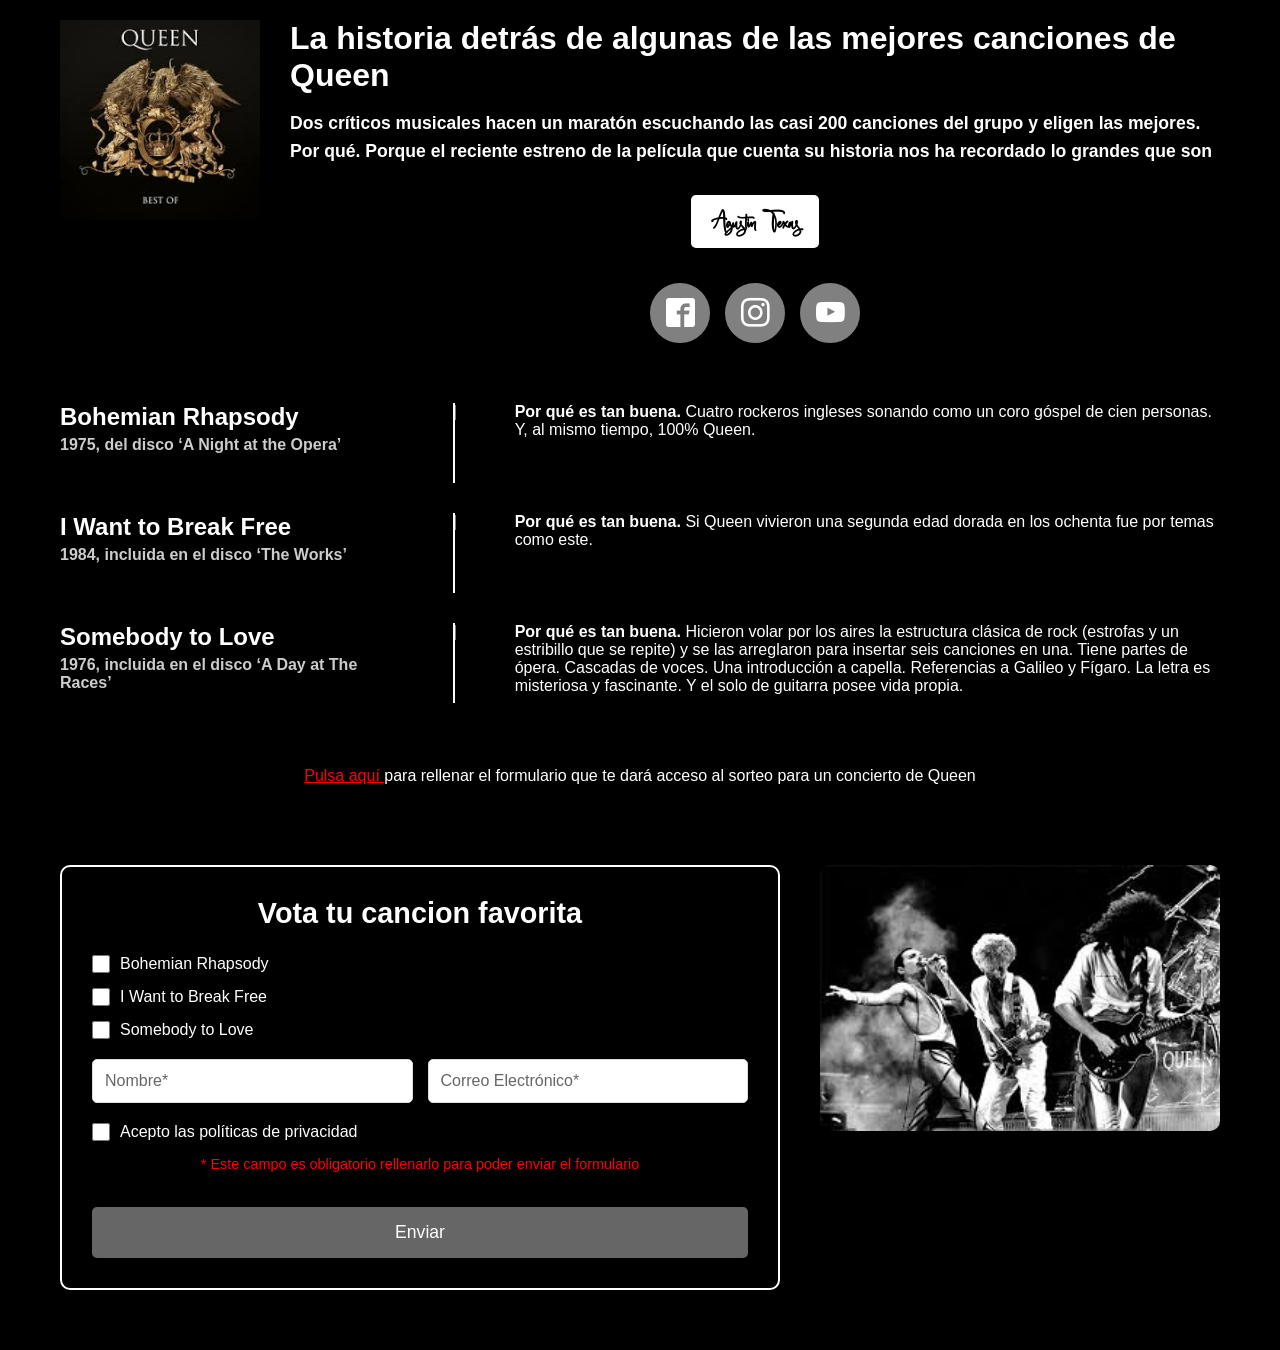
<file: index.html>
<!DOCTYPE html>
<html lang="en">
<head>
  <meta charset="UTF-8" />
  <meta name="viewport" content="width=device-width, initial-scale=1.0"/>
  <title>Document</title>

  <!-- Hojas de estilo del sitio y de iconos -->
  <link rel="stylesheet" href="style/queen.css"/>
  <link rel="stylesheet" href="icomoon/style.css"/>
</head>

<body>
  <!-- HEADER: logo + texto introductorio + autor/redes -->
  <header>
    <div id="logo">
      <!-- Logo superior  -->
      <img src="imagenes/logo-queen.jpeg" alt="Portada Best Of Queen"/>
    </div>

    <div id="parrafo">
      <!-- Bloque de texto principal -->
      <div class="texto-contenido">
        <h2>La historia detrás de algunas de las mejores canciones de Queen</h2>
        <h4>
          Dos críticos musicales hacen un maratón escuchando las casi 200 canciones del grupo y eligen las mejores.
          Por qué. Porque el reciente estreno de la película que cuenta su historia nos ha recordado lo grandes que son
        </h4>
      </div>

      <!-- Autor + redes sociales -->
      <div id="agustin">
        <h2>Agustin Texas</h2>
        <div class="social-icons">
          <!-- Enlaces de redes  -->
          <a href="#"><span class="icon-facebook2" aria-hidden="true"></span><span class="sr-only"></span></a>
          <a href="#"><span class="icon-instagram" aria-hidden="true"></span><span class="sr-only"></span></a>
          <a href="#"><span class="icon-youtube" aria-hidden="true"></span><span class="sr-only"></span></a>
        </div>
      </div>
    </div>
  </header>

  <!-- CUERPO: tarjetas con canciones y descripciones -->
  <div id="cuerpo">
    <!-- Caja 1: Bohemian Rhapsody -->
    <div id="caja1" class="caja">
      <!-- ⚠️ Sugerencia: usa class="titulo" en vez de id repetido -->
      <div id="titulo">
        <h2>Bohemian Rhapsody</h2>
        <h4>1975, del disco ‘A Night at the Opera’</h4>
      </div>
      <!-- Separador visual -->
      <p id="linea">|</p>
      <!-- Texto descriptivo -->
      <p id="descripcion">
        <span>Por qué es tan buena.</span> Cuatro rockeros ingleses sonando como un coro góspel de cien personas.
        Y, al mismo tiempo, 100% Queen.
      </p>
    </div>

    <!-- Caja 2: I Want to Break Free -->
    <div id="caja2" class="caja">
      <div id="titulo">
        <h2>I Want to Break Free</h2>
        <h4>1984, incluida en el disco ‘The Works’</h4>
      </div>
      <p id="linea">|</p>
      <p id="descripcion">
        <span>Por qué es tan buena.</span> Si Queen vivieron una segunda edad dorada en los ochenta fue por temas como este.
      </p>
    </div>

    <!-- Caja 3: Somebody to Love -->
    <div id="caja3" class="caja">
      <div id="titulo">
        <h2>Somebody to Love</h2>
        <h4>1976, incluida en el disco ‘A Day at The Races’</h4>
      </div>
      <p id="linea">|</p>
      <p id="descripcion">
        <span>Por qué es tan buena.</span>
        Hicieron volar por los aires la estructura clásica de rock (estrofas y un estribillo que se repite) y se las
        arreglaron para insertar seis canciones en una. Tiene partes de ópera. Cascadas de voces. Una introducción a
        capella. Referencias a Galileo y Fígaro. La letra es misteriosa y fascinante. Y el solo de guitarra posee vida propia.
      </p>
    </div>
  </div>

  <!-- CTA: al pulsar se muestra el formulario y se hace scroll hacia él -->
  <p id="negro">
    <span class="rojo" role="button" tabindex="0" onclick="showForm()" onkeypress="if(event.key==='Enter'){showForm()}">
      Pulsa aquí
    </span>
    para rellenar el formulario que te dará acceso al sorteo para un concierto de Queen
    <div class="arrow-container"><!-- Flecha decorativa en CSS --></div>
  </p>

  <!-- Sección final: formulario + imagen en dos columnas  -->
  <div id="final">
    <!-- Formulario de votación -->
    <div id="formulario">
      <h2>Vota tu cancion favorita</h2>

      <!-- action apunta al backend PHP que recibirá los datos -->
      <form action="php/queen.php" method="post">
        <!-- Opciones de canciones  -->
        <!-- ⚠️ Sugerencia: podrías usar name="canciones[]" y value="bohemian" para recibir un array -->
        <label id="check" for="bohemian">
          <input type="checkbox" name="bohemian" id="bohemian" />
          Bohemian Rhapsody
        </label>

        <label id="check" for="iwant">
          <input type="checkbox" name="iwant" id="iwant" />
          I Want to Break Free
        </label>

        <label id="check" for="Somebody">
          <input type="checkbox" name="Somebody" id="Somebody" />
          Somebody to Love
        </label>

        <!-- Fila con nombre y correo; ambos requeridos -->
        <div class="input-row">
          <input type="text" name="nombre" id="nombre" placeholder="Nombre*" required />
          <input type="email" name="email" id="email" placeholder="Correo Electrónico*" required />
        </div>

        <!-- Aceptación de políticas; required obliga a marcar -->
        <label id="check" for="privacidad">
          <input type="checkbox" name="privacidad" id="privacidad" required />
          Acepto las políticas de privacidad
        </label>

        <!-- Aviso en rojo de obligatoriedad -->
        <p class="rojo-warning">
          * Este campo es obligatorio rellenarlo para poder enviar el formulario
        </p>

        <!-- Envío del formulario -->
        <input type="submit" value="Enviar" />
      </form>
    </div>

    <!-- Imagen a la derecha del formulario -->
    <img src="imagenes/img-queen.jpeg" alt="Queen en concierto, fotografía en blanco y negro"/>
  </div>

  <!-- JS mínimo: muestra la sección #final y hace scroll suave -->
  <script>
    function showForm() {
      const finalSection = document.getElementById('final');
      // Añade una clase que tu CSS usará para convertir #final de oculto a visible
      finalSection.classList.add('show');
      // Desplaza la vista hasta el formulario
      finalSection.scrollIntoView({ behavior: 'smooth' });
    }
  </script>
</body>
</html>
</file>
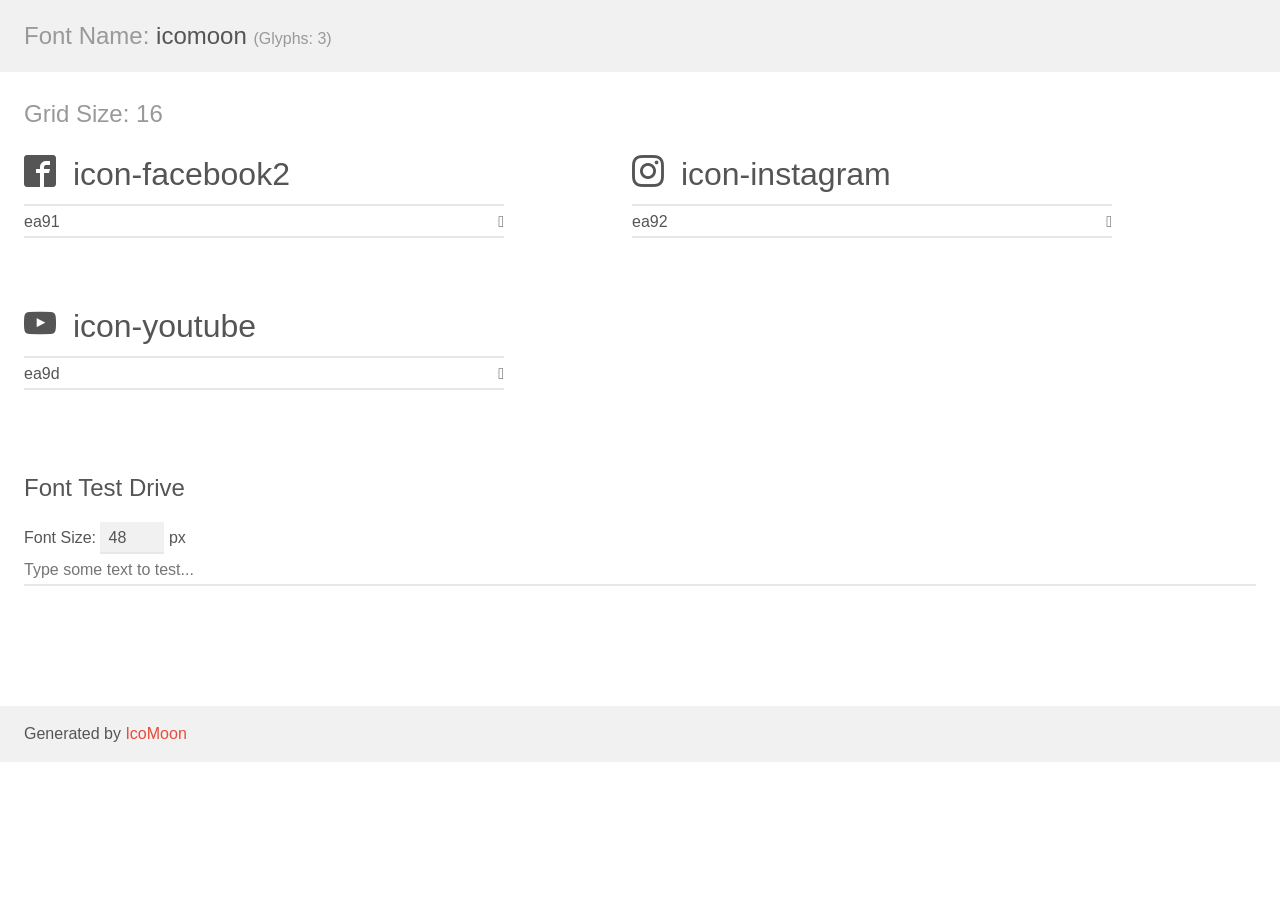
<file: icomoon/demo.html>
<!doctype html>
<html>
<head>
    <meta charset="utf-8">
    <title>IcoMoon Demo</title>
    <meta name="description" content="An Icon Font Generated By IcoMoon.io">
    <meta name="viewport" content="width=device-width, initial-scale=1">
    <link rel="stylesheet" href="demo-files/demo.css">
    <link rel="stylesheet" href="style.css"></head>
<body>
    <div class="bgc1 clearfix">
        <h1 class="mhmm mvm"><span class="fgc1">Font Name:</span> icomoon <small class="fgc1">(Glyphs:&nbsp;3)</small></h1>
    </div>
    <div class="clearfix mhl ptl">
        <h1 class="mvm mtn fgc1">Grid Size: 16</h1>
        <div class="glyph fs1">
            <div class="clearfix bshadow0 pbs">
                <span class="icon-facebook2"></span>
                <span class="mls"> icon-facebook2</span>
            </div>
            <fieldset class="fs0 size1of1 clearfix hidden-false">
                <input type="text" readonly value="ea91" class="unit size1of2" />
                <input type="text" maxlength="1" readonly value="&#xea91;" class="unitRight size1of2 talign-right" />
            </fieldset>
            <div class="fs0 bshadow0 clearfix hidden-true">
                <span class="unit pvs fgc1">liga: </span>
                <input type="text" readonly value="facebook2, brand11" class="liga unitRight" />
            </div>
        </div>
        <div class="glyph fs1">
            <div class="clearfix bshadow0 pbs">
                <span class="icon-instagram"></span>
                <span class="mls"> icon-instagram</span>
            </div>
            <fieldset class="fs0 size1of1 clearfix hidden-false">
                <input type="text" readonly value="ea92" class="unit size1of2" />
                <input type="text" maxlength="1" readonly value="&#xea92;" class="unitRight size1of2 talign-right" />
            </fieldset>
            <div class="fs0 bshadow0 clearfix hidden-true">
                <span class="unit pvs fgc1">liga: </span>
                <input type="text" readonly value="instagram, brand12" class="liga unitRight" />
            </div>
        </div>
        <div class="glyph fs1">
            <div class="clearfix bshadow0 pbs">
                <span class="icon-youtube"></span>
                <span class="mls"> icon-youtube</span>
            </div>
            <fieldset class="fs0 size1of1 clearfix hidden-false">
                <input type="text" readonly value="ea9d" class="unit size1of2" />
                <input type="text" maxlength="1" readonly value="&#xea9d;" class="unitRight size1of2 talign-right" />
            </fieldset>
            <div class="fs0 bshadow0 clearfix hidden-true">
                <span class="unit pvs fgc1">liga: </span>
                <input type="text" readonly value="youtube, brand21" class="liga unitRight" />
            </div>
        </div>
    </div>

    <!--[if gt IE 8]><!-->
    <div class="mhl clearfix mbl">
        <h1>Font Test Drive</h1>
        <label>
            Font Size: <input id="fontSize" type="number" class="textbox0 mbm"
            min="8" value="48" />
            px
        </label>
        <input id="testText" type="text" class="phl size1of1 mvl"
        placeholder="Type some text to test..." value=""/>
        <div id="testDrive" class="icon-" style="font-family: icomoon">&nbsp;
        </div>
    </div>
    <!--<![endif]-->
    <div class="bgc1 clearfix">
        <p class="mhl">Generated by <a href="https://icomoon.io/app">IcoMoon</a></p>
    </div>

    <script src="demo-files/demo.js"></script>
</body>
</html>
</file>
<file: style/queen.css>
* {
    margin: 0;
    padding: 0;
    box-sizing: border-box;
}

body {
    background-color: black;
    color: white;
    font-family: Arial, sans-serif;
    width: 100vw;
    overflow-x: hidden;
}

@font-face {
    font-family: 'Agustin Texas';
    src: url(../tipografia/Austin\ Texas.otf);
}

/* Header responsive */
header {
    display: flex;
    padding: 20px;
    width: 100%;
    max-width: 1200px;
    margin: 0 auto;
    gap: 30px;
    align-items: flex-start;
}

#logo {
    flex-shrink: 0;
}

#logo img {
    max-width: 200px;
    height: auto;
}

#parrafo {
    flex: 1;
    display: flex;
    flex-direction: column;
}

.texto-contenido {
    margin-bottom: 30px;
}

#parrafo h2 {
    font-size: 2rem;
    margin-bottom: 15px;
}

#parrafo h4 {
    font-size: 1.1rem;
    line-height: 1.6;
}

/* Agustin Texas section */
#agustin {
    display: flex;
    flex-direction: column;
    align-items: center;
    gap: 20px;
}

#agustin h2 {
    font-family: 'Agustin Texas', Arial, sans-serif;
    background-color: white;
    color: black;
    padding: 10px 20px;
    border-radius: 5px;
    font-size: 1.5rem;
}

/* Social media icons */
.social-icons {
    display: flex;
    gap: 15px;
}

#agustin a {
    display: flex;
    align-items: center;
    justify-content: center;
    width: 60px;
    height: 60px;
    background-color: gray;
    border: 3px solid gray;
    border-radius: 50%;
    text-decoration: none;
    font-size: 1.8rem;
    color: white;
    transition: all 0.3s ease;
}

#agustin a:hover {
    background-color: #555;
    border-color: #555;
}
/* Content sections */
#cuerpo {
    max-width: 1200px;
    margin: 40px auto;
    padding: 0 20px;
}

#caja1, #caja2, #caja3 {
    display: flex;
    align-items: flex-start;
    margin-bottom: 30px;
    gap: 20px;
}

#titulo {
    flex: 1;
}

#titulo h2 {
    font-size: 1.5rem;
    margin-bottom: 5px;
}

#titulo h4 {
    font-size: 1rem;
    color: #ccc;
    margin-bottom: 15px;
}

#linea {
    width: 2px;
    background-color: white;
    height: 80px;
    margin: 0 20px;
    flex-shrink: 0;
}

#descripcion {
    flex: 2;
    padding-left: 20px;
}

#descripcion span {
    font-weight: bold;
    color: #fff;
}

/* Call to action */
#negro {
    text-align: center;
    padding: 20px;
    margin: 40px auto;
    max-width: 800px;
}

.rojo {
    color: red;
    text-decoration: underline;
    cursor: pointer;
}

/* Final section with form and image */
#final {
    display: flex;
    max-width: 1200px;
    margin: 40px auto;
    padding: 20px;
    gap: 40px;
    align-items: flex-start;
}

/* Form section with black background and white border */
#formulario {
    flex: 1;
    background-color: black;
    border: 2px solid white;
    padding: 30px;
    border-radius: 10px;
}

#formulario h2 {
    color: white;
    font-size: 1.8rem;
    margin-bottom: 25px;
    text-align: center;
}

/* Form styling */
form {
    width: 100%;
}

label[id="check"] {
    display: flex;
    align-items: center;
    margin-bottom: 15px;
    color: white;
    font-size: 1rem;
}

label[id="check"] input[type="checkbox"] {
    margin-right: 10px;
    width: 18px;
    height: 18px;
}

/* Text inputs in line */
.input-row {
    display: flex;
    gap: 15px;
    margin: 20px 0;
}

input[type="text"], input[type="email"] {
    flex: 1;
    padding: 12px;
    border: 1px solid #ddd;
    border-radius: 5px;
    font-size: 1rem;
    background-color: white;
    color: black;
}

input[type="text"]::placeholder, input[type="email"]::placeholder {
    color: #666;
}

/* Submit button */
input[type="submit"] {
    width: 100%;
    padding: 15px;
    background-color: #666;
    color: white;
    border: none;
    border-radius: 5px;
    font-size: 1.1rem;
    cursor: not-allowed;
    margin-top: 20px;
}

.rojo-warning {
    color: red;
    font-size: 0.9rem;
    margin: 15px 0;
    text-align: center;
}

/* Image section */
#final img {
    flex: 1;
    max-width: 400px;
    height: auto;
    border-radius: 10px;
}
/* Mobile responsive */
@media (max-width: 768px) {
    body {
        display: flex;
        flex-direction: column;
    }
    
    /* Primera parte - Mobile Section 1 */
    .mobile-section-1 {
        background-color: black;
        padding: 20px;
        text-align: center;
    }
    
    header {
        flex-direction: column;
        padding: 15px;
        gap: 20px;
        align-items: center;
    }
    
    #logo img {
        max-width: 150px;
        margin-bottom: 20px;
    }
    
    #parrafo {
        align-items: center;
        text-align: center;
    }
    
    #parrafo h2 {
        font-size: 1.5rem;
        color: white;
        margin-bottom: 15px;
    }
    
    #parrafo h4 {
        font-size: 1rem;
        color: white;
        line-height: 1.6;
        margin-bottom: 30px;
    }
    
    /* Austin Texas logo intermedio */
    #agustin {
        align-items: center;
        margin: 30px 0;
    }
    
    #agustin h2 {
        background-color: white;
        color: black;
        padding: 15px 25px;
        border-radius: 8px;
        font-size: 1.3rem;
        margin-bottom: 20px;
    }
    
    #agustin a {
        width: 50px;
        height: 50px;
        font-size: 1.5rem;
        background-color: #333;
        border: 2px solid #333;
    }
    
    /* Primeras dos canciones en sección 1 */
    #caja1, #caja2 {
        flex-direction: column;
        gap: 15px;
        margin-bottom: 30px;
        padding: 20px;
        background-color: #111;
        border-radius: 10px;
    }
    
    #caja1 #titulo, #caja2 #titulo {
        text-align: center;
    }
    
    #caja1 #titulo h2, #caja2 #titulo h2 {
        color: white;
        font-size: 1.3rem;
        margin-bottom: 5px;
    }
    
    #caja1 #titulo h4, #caja2 #titulo h4 {
        color: #ccc;
        font-size: 0.9rem;
        margin-bottom: 15px;
    }
    
    #caja1 #descripcion, #caja2 #descripcion {
        padding-left: 0;
        text-align: center;
        color: white;
    }
    
    #linea {
        display: none;
    }
    
    /* Segunda parte - Mobile Section 2 */
    .mobile-section-2 {
        background-color: black;
        padding: 20px;
    }
    
    /* Tercera canción en sección 2 */
    #caja3 {
        flex-direction: column;
        gap: 15px;
        margin-bottom: 30px;
        padding: 20px;
        background-color: #111;
        border-radius: 10px;
        text-align: center;
    }
    
    #caja3 #titulo h2 {
        color: white;
        font-size: 1.3rem;
        margin-bottom: 5px;
    }
    
    #caja3 #titulo h4 {
        color: #ccc;
        font-size: 0.9rem;
        margin-bottom: 15px;
    }
    
    #caja3 #descripcion {
        padding-left: 0;
        text-align: center;
        color: white;
    }
    
    /* Call to action con recuadro blanco */
    #negro {
        background-color: white;
        color: black;
        padding: 20px;
        border-radius: 10px;
        margin: 20px 0;
        position: relative;
        border: 2px solid #ddd;
    }
    
    #negro .rojo {
        color: red;
        font-weight: bold;
        text-decoration: underline;
        cursor: pointer;
    }
    
    
    
    /* Formulario oculto inicialmente */
    #final {
        display: none;
        flex-direction: column;
        gap: 30px;
        padding: 15px;
        background-color: black;
    }
    
    #final.show {
        display: flex;
    }
    
    #formulario {
        order: 1;
    }
    
    #final img {
        display: none;
    }
    
    /* Form inputs mobile */
    .input-row {
        flex-direction: column;
        gap: 10px;
    }
    
    input[type="text"], input[type="email"] {
        width: 100%;
    }
}
</file>
<file: icomoon/style.css>
@font-face {
  font-family: 'icomoon';
  src:  url('fonts/icomoon.eot?izsxuk');
  src:  url('fonts/icomoon.eot?izsxuk#iefix') format('embedded-opentype'),
    url('fonts/icomoon.ttf?izsxuk') format('truetype'),
    url('fonts/icomoon.woff?izsxuk') format('woff'),
    url('fonts/icomoon.svg?izsxuk#icomoon') format('svg');
  font-weight: normal;
  font-style: normal;
  font-display: block;
}

[class^="icon-"], [class*=" icon-"] {
  /* use !important to prevent issues with browser extensions that change fonts */
  font-family: 'icomoon' !important;
  speak: never;
  font-style: normal;
  font-weight: normal;
  font-variant: normal;
  text-transform: none;
  line-height: 1;

  /* Better Font Rendering =========== */
  -webkit-font-smoothing: antialiased;
  -moz-osx-font-smoothing: grayscale;
}

.icon-facebook2:before {
  content: "\ea91";
}
.icon-instagram:before {
  content: "\ea92";
}
.icon-youtube:before {
  content: "\ea9d";
}
</file>
<file: icomoon/demo-files/demo.css>
body {
  padding: 0;
  margin: 0;
  font-family: sans-serif;
  font-size: 1em;
  line-height: 1.5;
  color: #555;
  background: #fff;
}
h1 {
  font-size: 1.5em;
  font-weight: normal;
}
small {
  font-size: .66666667em;
}
a {
  color: #e74c3c;
  text-decoration: none;
}
a:hover, a:focus {
  box-shadow: 0 1px #e74c3c;
}
.bshadow0, input {
  box-shadow: inset 0 -2px #e7e7e7;
}
input:hover {
  box-shadow: inset 0 -2px #ccc;
}
input, fieldset {
  font-family: sans-serif;
  font-size: 1em;
  margin: 0;
  padding: 0;
  border: 0;
}
input {
  color: inherit;
  line-height: 1.5;
  height: 1.5em;
  padding: .25em 0;
}
input:focus {
  outline: none;
  box-shadow: inset 0 -2px #449fdb;
}
.glyph {
  font-size: 16px;
  width: 15em;
  padding-bottom: 1em;
  margin-right: 4em;
  margin-bottom: 1em;
  float: left;
  overflow: hidden;
}
.liga {
  width: 80%;
  width: calc(100% - 2.5em);
}
.talign-right {
  text-align: right;
}
.talign-center {
  text-align: center;
}
.bgc1 {
  background: #f1f1f1;
}
.fgc1 {
  color: #999;
}
.fgc0 {
  color: #000;
}
p {
  margin-top: 1em;
  margin-bottom: 1em;
}
.mvm {
  margin-top: .75em;
  margin-bottom: .75em;
}
.mtn {
  margin-top: 0;
}
.mtl, .mal {
  margin-top: 1.5em;
}
.mbl, .mal {
  margin-bottom: 1.5em;
}
.mal, .mhl {
  margin-left: 1.5em;
  margin-right: 1.5em;
}
.mhmm {
  margin-left: 1em;
  margin-right: 1em;
}
.mls {
  margin-left: .25em;
}
.ptl {
  padding-top: 1.5em;
}
.pbs, .pvs {
  padding-bottom: .25em;
}
.pvs, .pts {
  padding-top: .25em;
}
.unit {
  float: left;
}
.unitRight {
  float: right;
}
.size1of2 {
  width: 50%;
}
.size1of1 {
  width: 100%;
}
.clearfix:before, .clearfix:after {
  content: " ";
  display: table;
}
.clearfix:after {
  clear: both;
}
.hidden-true {
  display: none;
}
.textbox0 {
  width: 3em;
  background: #f1f1f1;
  padding: .25em .5em;
  line-height: 1.5;
  height: 1.5em;
}
#testDrive {
  display: block;
  padding-top: 24px;
  line-height: 1.5;
}
.fs0 {
  font-size: 16px;
}
.fs1 {
  font-size: 32px;
}
</file>
